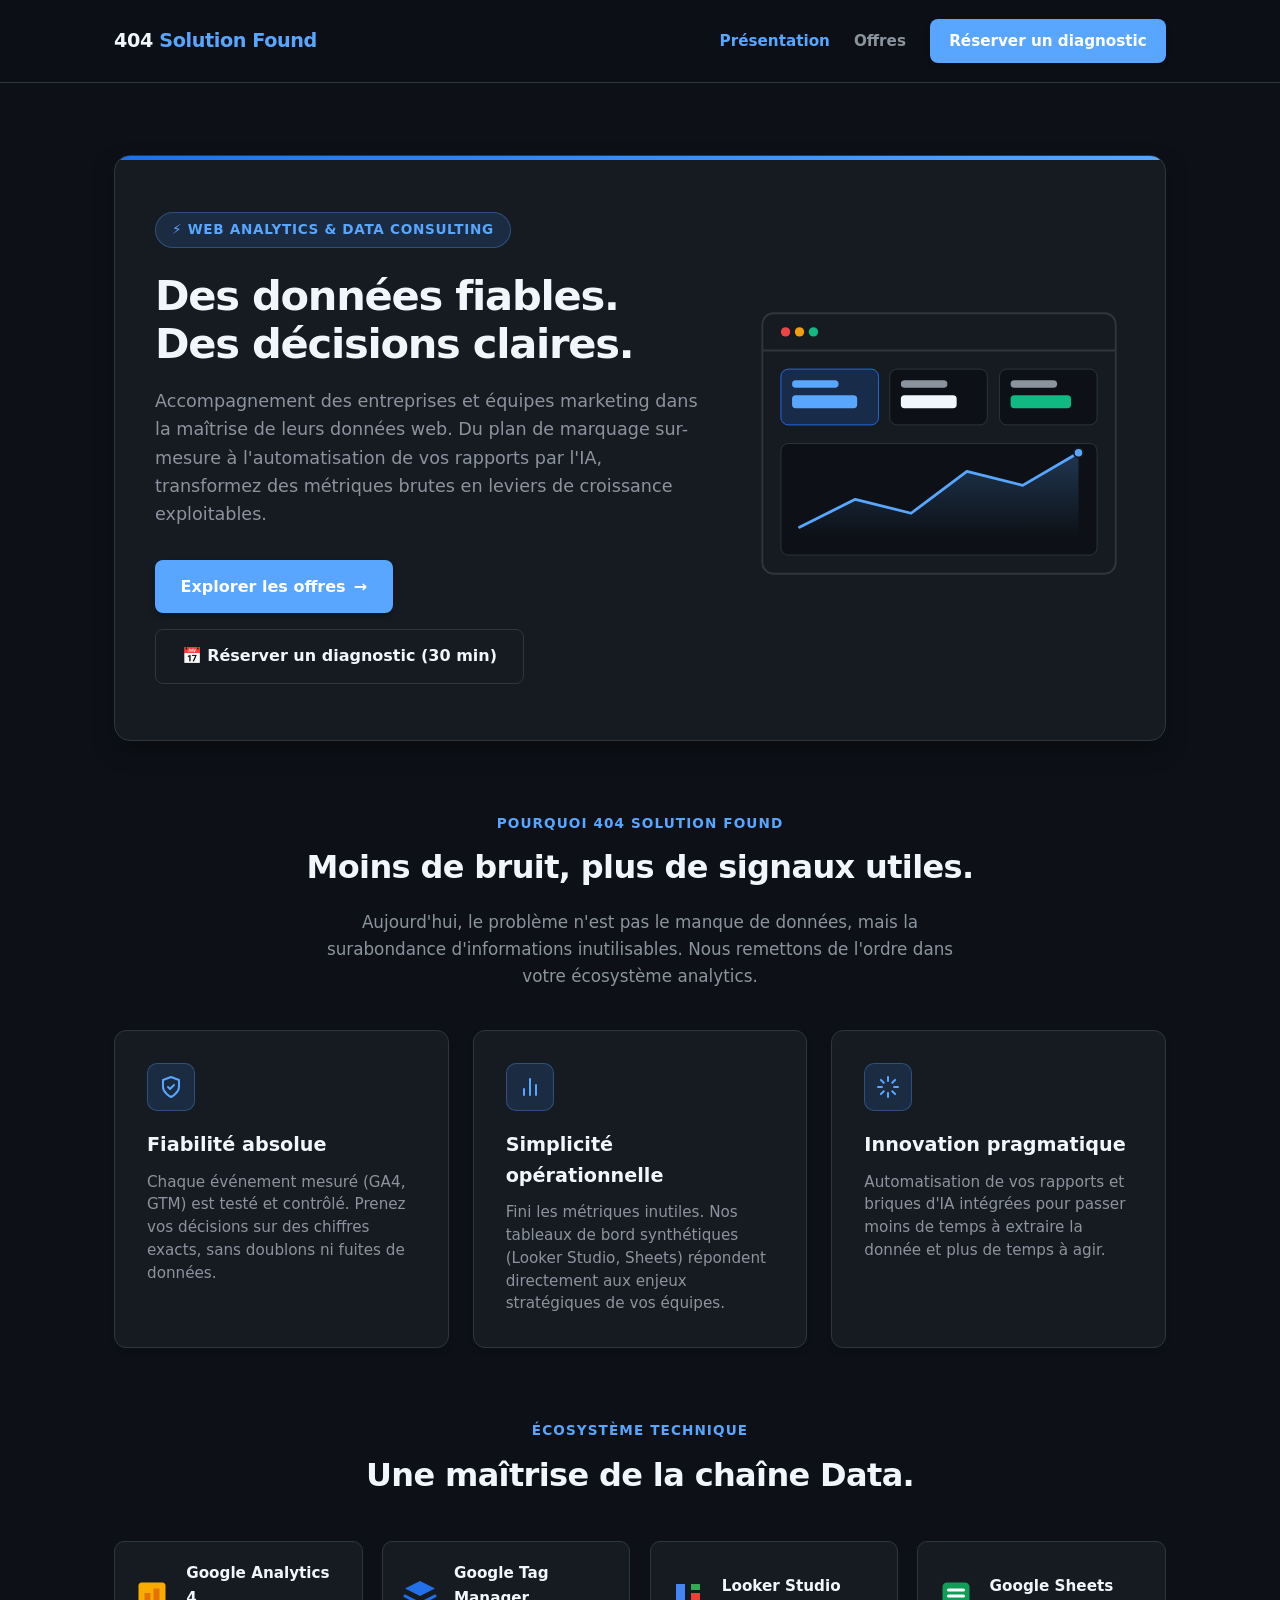
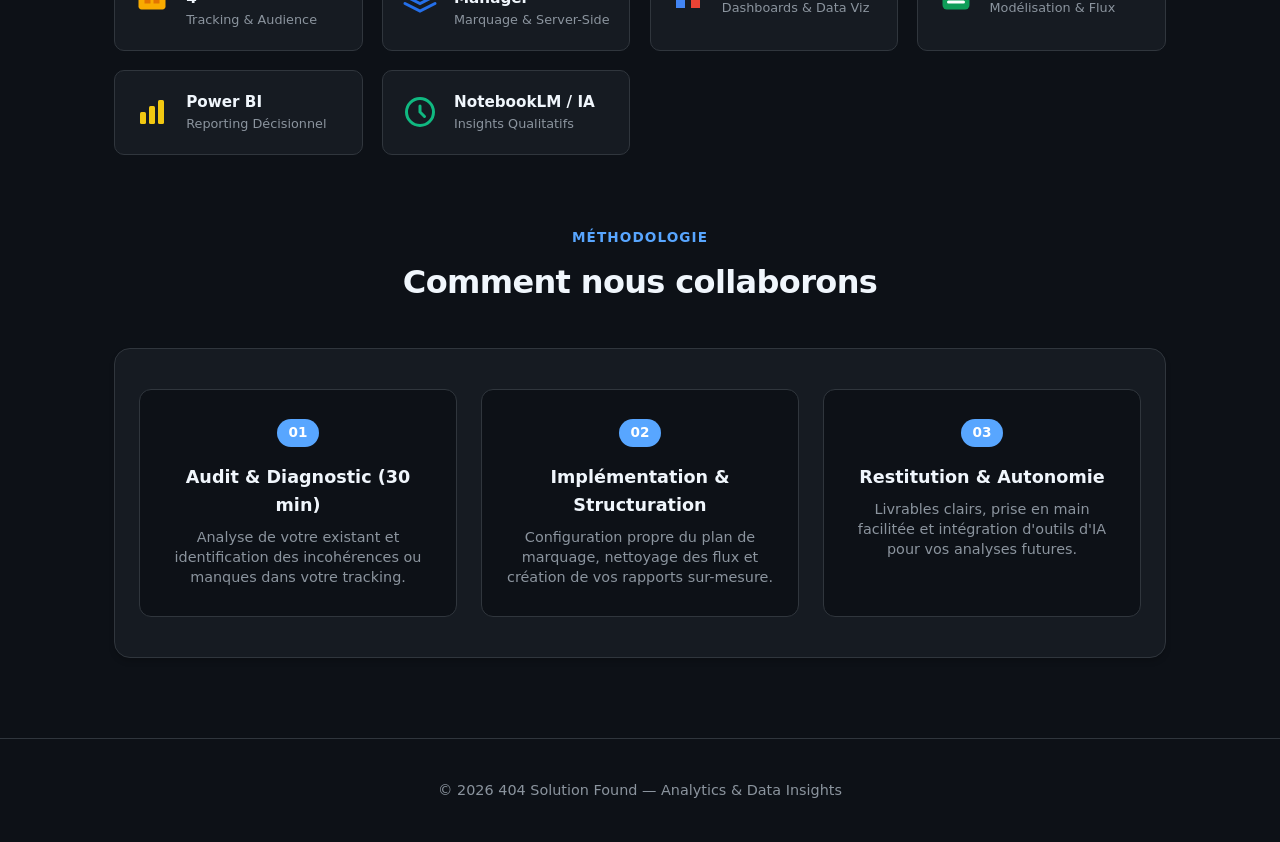
<file: index.html>
<!DOCTYPE html>
<html lang="fr">
<head>
  <meta charset="UTF-8">
  <meta name="viewport" content="width=device-width, initial-scale=1.0">
  <title>404 Solution Found — Analytics & Data Insights</title>
  <style>
    :root {
      --bg-color: #0d1117;
      --card-bg: #161b22;
      --card-border: #30363d;
      --text-main: #f0f6fc;
      --text-muted: #8b949e;
      --accent-color: #58a6ff;
      --accent-hover: #1f6feb;
      --accent-light: rgba(56, 139, 253, 0.15);
      --border-color: #30363d;
    }

    * {
      box-sizing: border-box;
      margin: 0;
      padding: 0;
    }

    body {
      font-family: system-ui, -apple-system, BlinkMacSystemFont, 'Segoe UI', Roboto, sans-serif;
      background: var(--bg-color);
      color: var(--text-main);
      line-height: 1.6;
      min-height: 100vh;
    }

    /* Header & Navigation */
    header {
      background: rgba(13, 17, 23, 0.9);
      backdrop-filter: blur(8px);
      border-bottom: 1px solid var(--border-color);
      position: sticky;
      top: 0;
      z-index: 10;
    }

    .nav-container {
      max-width: 1100px;
      margin: 0 auto;
      padding: 1.2rem 1.5rem;
      display: flex;
      justify-content: space-between;
      align-items: center;
    }

    .logo {
      font-weight: 800;
      font-size: 1.2rem;
      color: var(--text-main);
      text-decoration: none;
      letter-spacing: -0.02em;
    }

    .logo span {
      color: var(--accent-color);
    }

    nav {
      display: flex;
      gap: 1.5rem;
      align-items: center;
    }

    nav a {
      text-decoration: none;
      color: var(--text-muted);
      font-weight: 600;
      font-size: 0.95rem;
      transition: color 0.2s;
    }

    nav a:hover, nav a.active {
      color: var(--accent-color);
    }

    .btn-header {
      background-color: var(--accent-color);
      color: white !important;
      padding: 0.6rem 1.2rem;
      border-radius: 8px;
      font-weight: 600;
      box-shadow: 0 2px 4px rgba(0, 0, 0, 0.3);
      transition: all 0.2s;
    }

    .btn-header:hover {
      background-color: var(--accent-hover);
      transform: translateY(-1px);
    }

    /* Main Container */
    main {
      max-width: 1100px;
      margin: 3rem auto;
      padding: 0 1.5rem;
    }

    /* Hero Section bi-colonne */
    .hero {
      background: var(--card-bg);
      border: 1px solid var(--card-border);
      border-radius: 16px;
      padding: 3.5rem 2.5rem;
      box-shadow: 0 10px 25px -5px rgba(0, 0, 0, 0.5);
      position: relative;
      overflow: hidden;
      margin-bottom: 4rem;
      display: grid;
      grid-template-columns: 1.2fr 0.8fr;
      gap: 2.5rem;
      align-items: center;
    }

    @media (max-width: 850px) {
      .hero {
        grid-template-columns: 1fr;
        text-align: center;
        padding: 3rem 1.5rem;
      }
      .hero-buttons {
        justify-content: center;
      }
    }

    .hero::before {
      content: "";
      position: absolute;
      top: 0;
      left: 0;
      right: 0;
      height: 4px;
      background: linear-gradient(90deg, #1f6feb, #58a6ff);
    }

    .badge {
      display: inline-flex;
      align-items: center;
      gap: 0.5rem;
      background-color: var(--accent-light);
      color: var(--accent-color);
      font-size: 0.85rem;
      font-weight: 700;
      padding: 0.4rem 1rem;
      border-radius: 50px;
      margin-bottom: 1.5rem;
      border: 1px solid rgba(88, 166, 255, 0.3);
      text-transform: uppercase;
      letter-spacing: 0.05em;
    }

    .hero h1 {
      font-size: 2.6rem;
      font-weight: 800;
      margin-bottom: 1.2rem;
      letter-spacing: -0.03em;
      color: var(--text-main);
      line-height: 1.15;
    }

    .hero p {
      color: var(--text-muted);
      font-size: 1.1rem;
      margin-bottom: 2rem;
    }

    .hero-buttons {
      display: flex;
      gap: 1rem;
      flex-wrap: wrap;
    }

    .btn-primary {
      background-color: var(--accent-color);
      color: white;
      text-decoration: none;
      padding: 0.85rem 1.6rem;
      border-radius: 8px;
      font-weight: 600;
      box-shadow: 0 4px 6px -1px rgba(0, 0, 0, 0.3);
      transition: all 0.2s;
      display: inline-flex;
      align-items: center;
      gap: 0.5rem;
    }

    .btn-primary:hover {
      background-color: var(--accent-hover);
      transform: translateY(-2px);
    }

    .btn-secondary {
      background-color: var(--card-bg);
      color: var(--text-main);
      text-decoration: none;
      padding: 0.85rem 1.6rem;
      border-radius: 8px;
      font-weight: 600;
      border: 1px solid var(--border-color);
      transition: all 0.2s;
      display: inline-flex;
      align-items: center;
      gap: 0.5rem;
    }

    .btn-secondary:hover {
      background-color: #21262d;
      border-color: #8b949e;
      transform: translateY(-2px);
    }

    .hero-illustration {
      width: 100%;
      height: auto;
      max-width: 380px;
      margin: 0 auto;
    }

    /* Common Section Styles */
    section {
      margin-top: 4.5rem;
    }

    .section-header {
      text-align: center;
      margin-bottom: 2.5rem;
    }

    .section-subtitle {
      color: var(--accent-color);
      font-weight: 700;
      font-size: 0.85rem;
      text-transform: uppercase;
      letter-spacing: 0.08em;
      display: block;
      margin-bottom: 0.5rem;
    }

    .section-title {
      font-size: 2rem;
      font-weight: 800;
      letter-spacing: -0.02em;
      color: var(--text-main);
      margin-bottom: 1rem;
    }

    .section-desc {
      color: var(--text-muted);
      max-width: 650px;
      margin: 0 auto;
      font-size: 1.05rem;
    }

    /* Cards Grid */
    .cards-grid {
      display: grid;
      grid-template-columns: repeat(auto-fit, minmax(280px, 1fr));
      gap: 1.5rem;
      margin-top: 2rem;
    }

    .card {
      background: var(--card-bg);
      border: 1px solid var(--card-border);
      border-radius: 12px;
      padding: 2rem;
      box-shadow: 0 4px 6px -1px rgba(0, 0, 0, 0.2);
      transition: transform 0.2s, box-shadow 0.2s;
    }

    .card:hover {
      transform: translateY(-3px);
      box-shadow: 0 10px 15px -3px rgba(0, 0, 0, 0.4);
    }

    .card-icon {
      width: 48px;
      height: 48px;
      background: var(--accent-light);
      border-radius: 10px;
      display: flex;
      align-items: center;
      justify-content: center;
      margin-bottom: 1.2rem;
      border: 1px solid rgba(88, 166, 255, 0.3);
    }

    .card h3 {
      font-size: 1.2rem;
      font-weight: 700;
      margin-bottom: 0.6rem;
      color: var(--text-main);
    }

    .card p {
      color: var(--text-muted);
      font-size: 0.95rem;
      line-height: 1.5;
    }

    /* Stack Technique Grid */
    .tech-grid {
      display: grid;
      grid-template-columns: repeat(auto-fit, minmax(220px, 1fr));
      gap: 1.2rem;
      margin-top: 2rem;
    }

    .tech-item {
      background: var(--card-bg);
      border: 1px solid var(--border-color);
      border-radius: 10px;
      padding: 1.2rem;
      display: flex;
      align-items: center;
      gap: 1rem;
      transition: border-color 0.2s, transform 0.2s;
    }

    .tech-item:hover {
      border-color: var(--accent-color);
      transform: translateY(-2px);
    }

    .tech-icon {
      width: 36px;
      height: 36px;
      flex-shrink: 0;
    }

    .tech-info {
      display: flex;
      flex-direction: column;
    }

    .tech-name {
      font-weight: 700;
      font-size: 0.95rem;
      color: var(--text-main);
    }

    .tech-desc {
      font-size: 0.8rem;
      color: var(--text-muted);
    }

    /* Schéma de Flux Méthodologie */
    .flow-container {
      background: var(--card-bg);
      border: 1px solid var(--card-border);
      border-radius: 16px;
      padding: 2.5rem 1.5rem;
      box-shadow: 0 4px 6px -1px rgba(0, 0, 0, 0.2);
      margin-top: 2rem;
    }

    .flow-grid {
      display: grid;
      grid-template-columns: repeat(3, 1fr);
      gap: 1.5rem;
      position: relative;
    }

    @media (max-width: 768px) {
      .flow-grid {
        grid-template-columns: 1fr;
      }
    }

    .flow-step {
      background: #0d1117;
      border: 1px solid var(--border-color);
      border-radius: 12px;
      padding: 1.8rem 1.5rem;
      text-align: center;
      position: relative;
    }

    .flow-step-number {
      display: inline-block;
      background: var(--accent-color);
      color: white;
      font-weight: 800;
      font-size: 0.85rem;
      padding: 0.2rem 0.7rem;
      border-radius: 20px;
      margin-bottom: 1rem;
    }

    .flow-step h3 {
      font-size: 1.1rem;
      font-weight: 700;
      margin-bottom: 0.5rem;
      color: var(--text-main);
    }

    .flow-step p {
      font-size: 0.9rem;
      color: var(--text-muted);
      line-height: 1.4;
    }

    /* Footer */
    footer {
      text-align: center;
      padding: 2.5rem;
      color: var(--text-muted);
      font-size: 0.9rem;
      border-top: 1px solid var(--border-color);
      margin-top: 5rem;
      background: var(--bg-color);
    }
  </style>
</head>
<body>

  <!-- En-tête / Menu -->
  <header>
    <div class="nav-container">
      <a href="index.html" class="logo">404 <span>Solution Found</span></a>
      <nav>
        <a href="index.html" class="active">Présentation</a>
        <a href="offres.html">Offres</a>
        <a href="https://cal.com/alexandre-sahir-zxou9e/diagnostic-data" target="_blank" class="btn-header">Réserver un diagnostic</a>
      </nav>
    </div>
  </header>

  <!-- Contenu Principal -->
  <main>
    <!-- Hero Section -->
    <section class="hero">
      <div class="hero-text">
        <span class="badge">⚡ Web Analytics & Data Consulting</span>
        <h1>Des données fiables.<br>Des décisions claires.</h1>
        <p>Accompagnement des entreprises et équipes marketing dans la maîtrise de leurs données web. Du plan de marquage sur-mesure à l'automatisation de vos rapports par l'IA, transformez des métriques brutes en leviers de croissance exploitables.</p>
        
        <div class="hero-buttons">
          <a href="offres.html" class="btn-primary">Explorer les offres <span>→</span></a>
          <a href="https://cal.com/alexandre-sahir-zxou9e/diagnostic-data" target="_blank" class="btn-secondary">📅 Réserver un diagnostic (30 min)</a>
        </div>
      </div>

      <!-- Illustration Dashboard Vectoriel (Thème Sombre) -->
      <div class="hero-illustration">
        <svg viewBox="0 0 400 300" fill="none" xmlns="http://www.w3.org/2000/svg">
          <rect x="10" y="10" width="380" height="280" rx="12" fill="#161B22" stroke="#30363D" stroke-width="2"/>
          <path d="M10 50H390" stroke="#30363D" stroke-width="2"/>
          <circle cx="35" cy="30" r="5" fill="#EF4444"/>
          <circle cx="50" cy="30" r="5" fill="#F59E0B"/>
          <circle cx="65" cy="30" r="5" fill="#10B981"/>
          
          <!-- Mini Carte 1 -->
          <rect x="30" y="70" width="105" height="60" rx="8" fill="#1F6FEB" fill-opacity="0.2" stroke="#1F6FEB"/>
          <rect x="42" y="82" width="50" height="8" rx="4" fill="#58A6FF"/>
          <rect x="42" y="98" width="70" height="14" rx="4" fill="#58A6FF"/>
          
          <!-- Mini Carte 2 -->
          <rect x="147" y="70" width="105" height="60" rx="8" fill="#0D1117" stroke="#30363D"/>
          <rect x="159" y="82" width="50" height="8" rx="4" fill="#8B949E"/>
          <rect x="159" y="98" width="60" height="14" rx="4" fill="#F0F6FC"/>

          <!-- Mini Carte 3 -->
          <rect x="265" y="70" width="105" height="60" rx="8" fill="#0D1117" stroke="#30363D"/>
          <rect x="277" y="82" width="50" height="8" rx="4" fill="#8B949E"/>
          <rect x="277" y="98" width="65" height="14" rx="4" fill="#10B981"/>

          <!-- Graphique avec Courbe -->
          <rect x="30" y="150" width="340" height="120" rx="8" fill="#0D1117" stroke="#30363D"/>
          <path d="M50 240 L110 210 L170 225 L230 180 L290 195 L350 160" stroke="#58A6FF" stroke-width="3" stroke-linecap="round" stroke-linejoin="round"/>
          <path d="M50 240 L110 210 L170 225 L230 180 L290 195 L350 160 V250 H50 Z" fill="url(#paint0_linear)" opacity="0.25"/>
          <circle cx="350" cy="160" r="5" fill="#58A6FF" stroke="#161B22" stroke-width="2"/>
          
          <defs>
            <linearGradient id="paint0_linear" x1="200" y1="160" x2="200" y2="250" gradientUnits="userSpaceOnUse">
              <stop stop-color="#58A6FF"/>
              <stop offset="1" stop-color="#58A6FF" stop-opacity="0"/>
            </linearGradient>
          </defs>
        </svg>
      </div>
    </section>

    <!-- Section Notre Approche -->
    <section>
      <div class="section-header">
        <span class="section-subtitle">Pourquoi 404 Solution Found</span>
        <h2 class="section-title">Moins de bruit, plus de signaux utiles.</h2>
        <p class="section-desc">Aujourd'hui, le problème n'est pas le manque de données, mais la surabondance d'informations inutilisables. Nous remettons de l'ordre dans votre écosystème analytics.</p>
      </div>

      <div class="cards-grid">
        <div class="card">
          <div class="card-icon">
            <svg width="24" height="24" viewBox="0 0 24 24" fill="none" stroke="#58a6ff" stroke-width="2" stroke-linecap="round" stroke-linejoin="round"><path d="M12 22s8-4 8-10V5l-8-3-8 3v7c0 6 8 10 8 10z"/><path d="m9 12 2 2 4-4"/></svg>
          </div>
          <h3>Fiabilité absolue</h3>
          <p>Chaque événement mesuré (GA4, GTM) est testé et contrôlé. Prenez vos décisions sur des chiffres exacts, sans doublons ni fuites de données.</p>
        </div>

        <div class="card">
          <div class="card-icon">
            <svg width="24" height="24" viewBox="0 0 24 24" fill="none" stroke="#58a6ff" stroke-width="2" stroke-linecap="round" stroke-linejoin="round"><line x1="18" y1="20" x2="18" y2="10"/><line x1="12" y1="20" x2="12" y2="4"/><line x1="6" y1="20" x2="6" y2="14"/></svg>
          </div>
          <h3>Simplicité opérationnelle</h3>
          <p>Fini les métriques inutiles. Nos tableaux de bord synthétiques (Looker Studio, Sheets) répondent directement aux enjeux stratégiques de vos équipes.</p>
        </div>

        <div class="card">
          <div class="card-icon">
            <svg width="24" height="24" viewBox="0 0 24 24" fill="none" stroke="#58a6ff" stroke-width="2" stroke-linecap="round" stroke-linejoin="round"><path d="M12 2v4M12 18v4M4.93 4.93l2.83 2.83M16.24 16.24l2.83 2.83M2 12h4M18 12h4M4.93 19.07l2.83-2.83M16.24 7.76l2.83-2.83"/></svg>
          </div>
          <h3>Innovation pragmatique</h3>
          <p>Automatisation de vos rapports et briques d'IA intégrées pour passer moins de temps à extraire la donnée et plus de temps à agir.</p>
        </div>
      </div>
    </section>

    <!-- Section Stack Technique avec Vrais Logos SVG -->
    <section>
      <div class="section-header">
        <span class="section-subtitle">Écosystème Technique</span>
        <h2 class="section-title">Une maîtrise de la chaîne Data.</h2>
      </div>

      <div class="tech-grid">
        <!-- GA4 -->
        <div class="tech-item">
          <svg class="tech-icon" viewBox="0 0 24 24" fill="none"><path d="M19 3H5C3.9 3 3 3.9 3 5V19C3 20.1 3.9 21 5 21H19C20.1 21 21 20.1 21 19V5C21 3.9 20.1 3 19 3Z" fill="#F9AB00"/><path d="M11 17H7V10H11V17Z" fill="#E37400"/><path d="M17 17H13V7H17V17Z" fill="#E37400"/></svg>
          <div class="tech-info">
            <span class="tech-name">Google Analytics 4</span>
            <span class="tech-desc">Tracking & Audience</span>
          </div>
        </div>

        <!-- GTM -->
        <div class="tech-item">
          <svg class="tech-icon" viewBox="0 0 24 24" fill="none"><path d="M12 2L2 7L12 12L22 7L12 2Z" fill="#246FEA"/><path d="M2 17L12 22L22 17" stroke="#246FEA" stroke-width="2" stroke-linecap="round"/><path d="M2 12L12 17L22 12" stroke="#246FEA" stroke-width="2" stroke-linecap="round"/></svg>
          <div class="tech-info">
            <span class="tech-name">Google Tag Manager</span>
            <span class="tech-desc">Marquage & Server-Side</span>
          </div>
        </div>

        <!-- Looker Studio -->
        <div class="tech-item">
          <svg class="tech-icon" viewBox="0 0 24 24" fill="none"><path d="M4 4H10V20H4V4Z" fill="#4285F4"/><path d="M14 10H20V20H14V10Z" fill="#EA4335"/><path d="M14 4H20V8H14V4Z" fill="#34A853"/></svg>
          <div class="tech-info">
            <span class="tech-name">Looker Studio</span>
            <span class="tech-desc">Dashboards & Data Viz</span>
          </div>
        </div>

        <!-- Google Sheets -->
        <div class="tech-item">
          <svg class="tech-icon" viewBox="0 0 24 24" fill="none"><rect x="3" y="3" width="18" height="18" rx="3" fill="#0F9D58"/><path d="M7 8H17M7 12H17M7 16H17" stroke="#FFFFFF" stroke-width="2" stroke-linecap="round"/></svg>
          <div class="tech-info">
            <span class="tech-name">Google Sheets</span>
            <span class="tech-desc">Modélisation & Flux</span>
          </div>
        </div>

        <!-- Power BI -->
        <div class="tech-item">
          <svg class="tech-icon" viewBox="0 0 24 24" fill="none"><rect x="4" y="12" width="4" height="8" rx="1" fill="#F2C811"/><rect x="10" y="8" width="4" height="12" rx="1" fill="#F2C811"/><rect x="16" y="4" width="4" height="16" rx="1" fill="#F2C811"/></svg>
          <div class="tech-info">
            <span class="tech-name">Power BI</span>
            <span class="tech-desc">Reporting Décisionnel</span>
          </div>
        </div>

        <!-- NotebookLM / IA -->
        <div class="tech-item">
          <svg class="tech-icon" viewBox="0 0 24 24" fill="none"><circle cx="12" cy="12" r="9" stroke="#10B981" stroke-width="2"/><path d="M12 8V12L15 15" stroke="#10B981" stroke-width="2" stroke-linecap="round"/></svg>
          <div class="tech-info">
            <span class="tech-name">NotebookLM / IA</span>
            <span class="tech-desc">Insights Qualitatifs</span>
          </div>
        </div>
      </div>
    </section>

    <!-- Section Méthodologie : Schéma de flux -->
    <section>
      <div class="section-header">
        <span class="section-subtitle">Méthodologie</span>
        <h2 class="section-title">Comment nous collaborons</h2>
      </div>

      <div class="flow-container">
        <div class="flow-grid">
          <div class="flow-step">
            <span class="flow-step-number">01</span>
            <h3>Audit & Diagnostic (30 min)</h3>
            <p>Analyse de votre existant et identification des incohérences ou manques dans votre tracking.</p>
          </div>

          <div class="flow-step">
            <span class="flow-step-number">02</span>
            <h3>Implémentation & Structuration</h3>
            <p>Configuration propre du plan de marquage, nettoyage des flux et création de vos rapports sur-mesure.</p>
          </div>

          <div class="flow-step">
            <span class="flow-step-number">03</span>
            <h3>Restitution & Autonomie</h3>
            <p>Livrables clairs, prise en main facilitée et intégration d'outils d'IA pour vos analyses futures.</p>
          </div>
        </div>
      </div>
    </section>
  </main>

  <footer>
    <p>© 2026 404 Solution Found — Analytics & Data Insights</p>
  </footer>

</body>
</html>
</file>
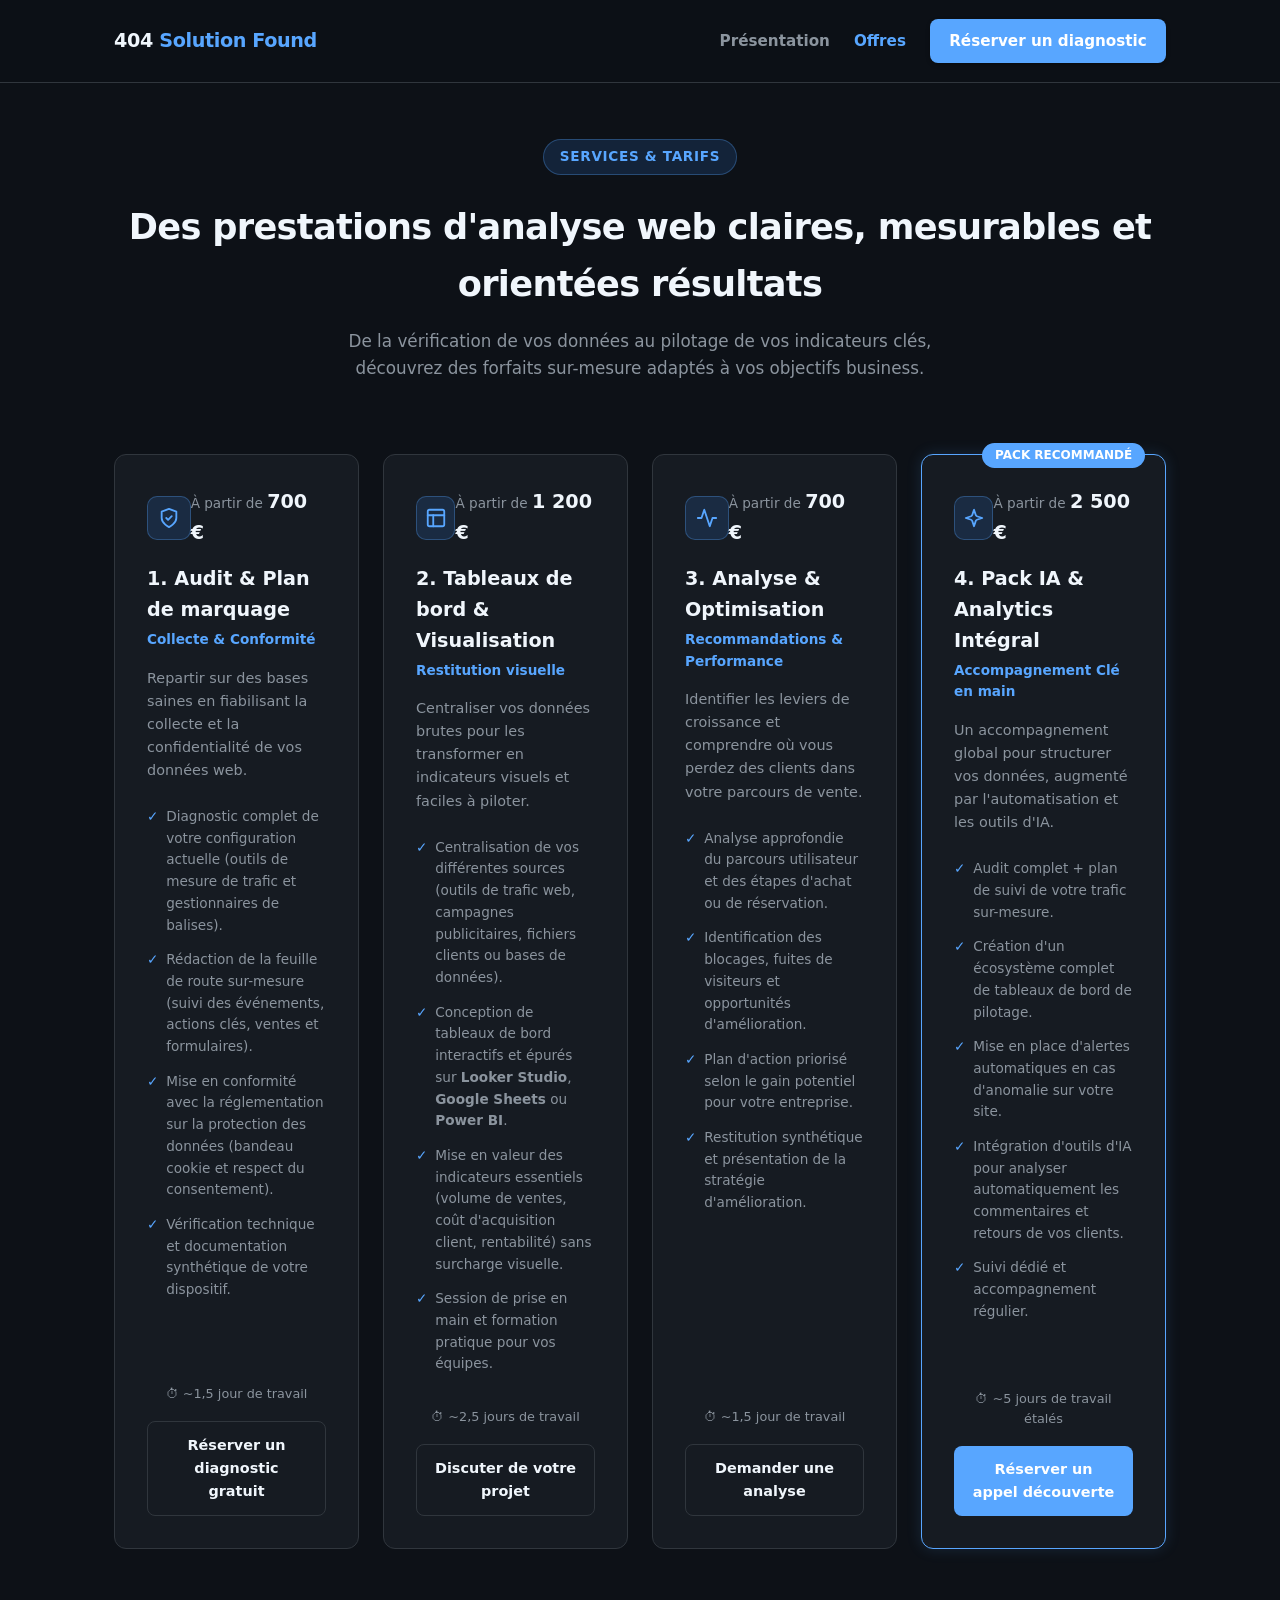
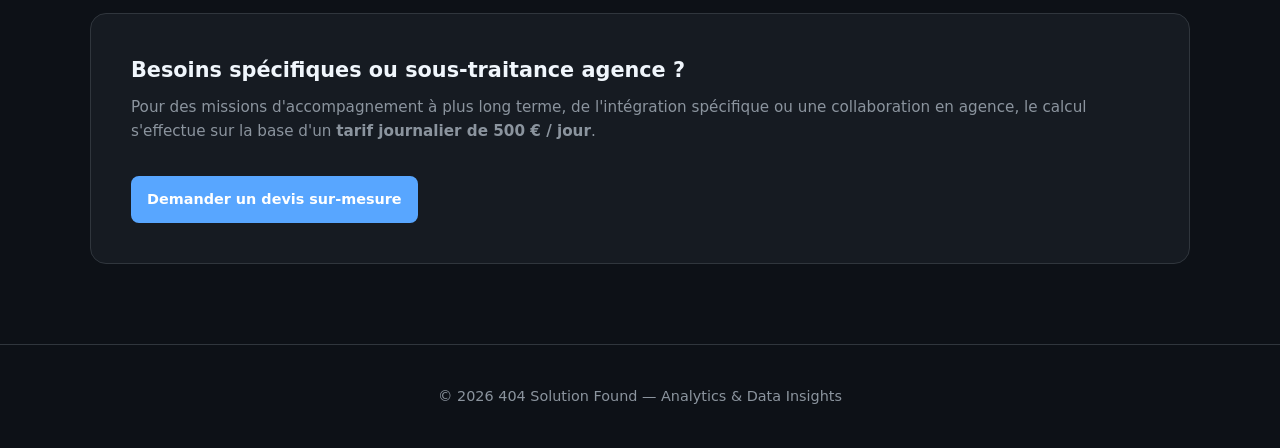
<file: offres.html>
<!DOCTYPE html>
<html lang="fr">
<head>
    <meta charset="UTF-8">
    <meta name="viewport" content="width=device-width, initial-scale=1.0">
    <title>Nos Offres & Services — Analytics & Données Web</title>
    <meta name="description" content="Découvrez nos offres d'analyse web : audit de tracking, tableaux de bord sur-mesure, analyse de performance et intégration de l'intelligence artificielle.">
    <style>
      :root {
        --bg-color: #0d1117;
        --card-bg: #161b22;
        --card-border: #30363d;
        --text-main: #f0f6fc;
        --text-muted: #8b949e;
        --accent-color: #58a6ff;
        --accent-hover: #1f6feb;
        --accent-light: rgba(56, 139, 253, 0.15);
        --border-color: #30363d;
      }

      * {
        box-sizing: border-box;
        margin: 0;
        padding: 0;
      }

      body {
        font-family: system-ui, -apple-system, BlinkMacSystemFont, 'Segoe UI', Roboto, sans-serif;
        background: var(--bg-color);
        color: var(--text-main);
        line-height: 1.6;
        min-height: 100vh;
      }

      /* Header & Navigation */
      header {
        background: rgba(13, 17, 23, 0.9);
        backdrop-filter: blur(8px);
        border-bottom: 1px solid var(--border-color);
        position: sticky;
        top: 0;
        z-index: 10;
      }

      .nav-container {
        max-width: 1100px;
        margin: 0 auto;
        padding: 1.2rem 1.5rem;
        display: flex;
        justify-content: space-between;
        align-items: center;
      }

      .logo {
        font-weight: 800;
        font-size: 1.2rem;
        color: var(--text-main);
        text-decoration: none;
        letter-spacing: -0.02em;
      }

      .logo span {
        color: var(--accent-color);
      }

      nav {
        display: flex;
        gap: 1.5rem;
        align-items: center;
      }

      nav a {
        text-decoration: none;
        color: var(--text-muted);
        font-weight: 600;
        font-size: 0.95rem;
        transition: color 0.2s;
      }

      nav a:hover, nav a.active {
        color: var(--accent-color);
      }

      .btn-header {
        background-color: var(--accent-color);
        color: white !important;
        padding: 0.6rem 1.2rem;
        border-radius: 8px;
        font-weight: 600;
        box-shadow: 0 2px 4px rgba(0, 0, 0, 0.3);
        transition: all 0.2s;
      }

      .btn-header:hover {
        background-color: var(--accent-hover);
        transform: translateY(-1px);
      }

      /* Layout Offres */
      .container {
        max-width: 1100px;
        margin: 0 auto;
        padding: 0 1.5rem;
      }

      .text-center {
        text-align: center;
      }

      .hero-secondary {
        padding: 3.5rem 0 2rem;
      }

      .badge {
        display: inline-flex;
        align-items: center;
        background-color: var(--accent-light);
        color: var(--accent-color);
        font-size: 0.85rem;
        font-weight: 700;
        padding: 0.4rem 1rem;
        border-radius: 50px;
        margin-bottom: 1.5rem;
        border: 1px solid rgba(88, 166, 255, 0.3);
        text-transform: uppercase;
        letter-spacing: 0.05em;
      }

      .hero-secondary h1 {
        font-size: 2.2rem;
        font-weight: 800;
        margin-bottom: 1rem;
        letter-spacing: -0.02em;
      }

      .hero-subtitle {
        color: var(--text-muted);
        max-width: 650px;
        margin: 0 auto;
        font-size: 1.05rem;
      }

      /* Grid Cards */
      .offres-section {
        margin-top: 2.5rem;
        margin-bottom: 4rem;
      }

      .offres-grid {
        display: grid;
        grid-template-columns: repeat(auto-fit, minmax(240px, 1fr));
        gap: 1.5rem;
      }

      .card {
        background: var(--card-bg);
        border: 1px solid var(--card-border);
        border-radius: 12px;
        padding: 2rem;
        display: flex;
        flex-direction: column;
        justify-content: space-between;
        position: relative;
        transition: transform 0.2s, box-shadow 0.2s;
      }

      .card:hover {
        transform: translateY(-3px);
        box-shadow: 0 10px 15px -3px rgba(0, 0, 0, 0.4);
      }

      .offre-featured {
        border-color: var(--accent-color);
        box-shadow: 0 0 15px rgba(88, 166, 255, 0.15);
      }

      .badge-featured {
        position: absolute;
        top: -12px;
        right: 20px;
        background: var(--accent-color);
        color: white;
        font-size: 0.75rem;
        font-weight: 700;
        padding: 0.2rem 0.8rem;
        border-radius: 20px;
        text-transform: uppercase;
      }

      .offre-header {
        display: flex;
        justify-content: space-between;
        align-items: center;
        margin-bottom: 1rem;
      }

      .card-icon {
        width: 44px;
        height: 44px;
        background: var(--accent-light);
        border-radius: 10px;
        display: flex;
        align-items: center;
        justify-content: center;
        border: 1px solid rgba(88, 166, 255, 0.3);
        color: var(--accent-color);
      }

      .price-tag {
        font-size: 0.85rem;
        color: var(--text-muted);
      }

      .price-tag strong {
        font-size: 1.2rem;
        color: var(--text-main);
      }

      .card h3 {
        font-size: 1.2rem;
        font-weight: 700;
        margin-bottom: 0.2rem;

      }

      .offre-subtitle {
        color: var(--accent-color);
        font-size: 0.85rem;
        font-weight: 600;
        display: block;
        margin-bottom: 1rem;
      }

      .card-desc {
        color: var(--text-muted);
        font-size: 0.9rem;
        margin-bottom: 1.5rem;
      }

      .offre-features {
        list-style: none;
        margin-bottom: 2rem;
      }

      .offre-features li {
        font-size: 0.85rem;
        color: var(--text-muted);
        margin-bottom: 0.8rem;
        position: relative;
        padding-left: 1.2rem;
      }

      .offre-features li::before {
        content: "✓";
        position: absolute;
        left: 0;
        color: var(--accent-color);
        font-weight: bold;
      }

      .offre-footer {
        margin-top: auto;
      }

      .time-estimate {
        display: block;
        font-size: 0.8rem;
        color: var(--text-muted);
        margin-bottom: 1rem;
        text-align: center;
      }

      .btn {
        display: block;
        width: 100%;
        text-align: center;
        padding: 0.75rem 1rem;
        border-radius: 8px;
        font-weight: 600;
        font-size: 0.9rem;
        text-decoration: none;
        transition: all 0.2s;
      }

      .btn-outline {
        background: transparent;
        color: var(--text-main);
        border: 1px solid var(--border-color);
      }

      .btn-outline:hover {
        background: #21262d;
        border-color: #8b949e;
      }

      .btn-primary {
        background-color: var(--accent-color);
        color: white;
      }

      .btn-primary:hover {
        background-color: var(--accent-hover);
      }

      /* Banner TJM */
      .banner-tjm {
        background: var(--card-bg);
        border: 1px solid var(--card-border);
        border-radius: 16px;
        padding: 2.5rem;
        margin-bottom: 5rem;
      }

      .banner-content {
        display: flex;
        justify-content: space-between;
        align-items: center;
        gap: 2rem;
        flex-wrap: wrap;
      }

      .banner-text h2 {
        font-size: 1.3rem;
        margin-bottom: 0.5rem;
      }

      .banner-text p {
        color: var(--text-muted);
        font-size: 0.95rem;
      }

      .banner-action .btn {
        white-space: nowrap;
      }

      /* Footer */
      footer {
        text-align: center;
        padding: 2.5rem;
        color: var(--text-muted);
        font-size: 0.9rem;
        border-top: 1px solid var(--border-color);
        background: var(--bg-color);
      }

      .footer-container {
        display: flex;
        justify-content: space-between;
        align-items: center;
        flex-wrap: wrap;
        gap: 1rem;
      }

      .footer-links {
        display: flex;
        gap: 1.5rem;
        list-style: none;
      }

      .footer-links a {
        color: var(--text-muted);
        text-decoration: none;
      }

      .footer-links a:hover {
        color: var(--accent-color);
      }
    </style>
</head>
<body>

    <!-- EN-TÊTE / NAVIGATION UNIFIÉE -->
    <header>
        <div class="nav-container">
            <a href="index.html" class="logo">404 <span>Solution Found</span></a>
            <nav>
                <a href="index.html">Présentation</a>
                <a href="offres.html" class="active">Offres</a>
                <a href="https://cal.com/alexandre-sahir-zxou9e/diagnostic-data" target="_blank" class="btn-header">Réserver un diagnostic</a>
            </nav>
        </div>
    </header>

    <!-- SECTION HERO / EN-TÊTE OFFRES -->
    <section class="hero-secondary container text-center">
        <span class="badge">Services & Tarifs</span>
        <h1>Des prestations d'analyse web claires, mesurables et orientées résultats</h1>
        <p class="hero-subtitle">
            De la vérification de vos données au pilotage de vos indicateurs clés, découvrez des forfaits sur-mesure adaptés à vos objectifs business.
        </p>
    </section>

    <!-- SECTION GRILLE DES OFFRES -->
    <section class="offres-section container">
        <div class="offres-grid">

            <!-- OFFRE 1 -->
            <article class="card">
                <div>
                    <div class="offre-header">
                        <div class="card-icon">
                            <svg xmlns="http://www.w3.org/2000/svg" width="22" height="22" viewBox="0 0 24 24" fill="none" stroke="currentColor" stroke-width="2" stroke-linecap="round" stroke-linejoin="round"><path d="M12 22s8-4 8-10V5l-8-3-8 3v7c0 6 8 10 8 10z"/><path d="m9 12 2 2 4-4"/></svg>
                        </div>
                        <span class="price-tag">À partir de <strong>700 €</strong></span>
                    </div>
                    <h3>1. Audit & Plan de marquage</h3>
                    <span class="offre-subtitle">Collecte & Conformité</span>
                    <p class="card-desc">Repartir sur des bases saines en fiabilisant la collecte et la confidentialité de vos données web.</p>
                    
                    <ul class="offre-features">
                        <li>Diagnostic complet de votre configuration actuelle (outils de mesure de trafic et gestionnaires de balises).</li>
                        <li>Rédaction de la feuille de route sur-mesure (suivi des événements, actions clés, ventes et formulaires).</li>
                        <li>Mise en conformité avec la réglementation sur la protection des données (bandeau cookie et respect du consentement).</li>
                        <li>Vérification technique et documentation synthétique de votre dispositif.</li>
                    </ul>
                </div>
                
                <div class="offre-footer">
                    <span class="time-estimate">⏱ ~1,5 jour de travail</span>
                    <a href="https://cal.com/alexandre-sahir-zxou9e/diagnostic-data" target="_blank" class="btn btn-outline">Réserver un diagnostic gratuit</a>
                </div>
            </article>

            <!-- OFFRE 2 -->
            <article class="card">
                <div>
                    <div class="offre-header">
                        <div class="card-icon">
                            <svg xmlns="http://www.w3.org/2000/svg" width="22" height="22" viewBox="0 0 24 24" fill="none" stroke="currentColor" stroke-width="2" stroke-linecap="round" stroke-linejoin="round"><rect width="18" height="18" x="3" y="3" rx="2"/><path d="M3 9h18"/><path d="M9 21V9"/></svg>
                        </div>
                        <span class="price-tag">À partir de <strong>1 200 €</strong></span>
                    </div>
                    <h3>2. Tableaux de bord & Visualisation</h3>
                    <span class="offre-subtitle">Restitution visuelle</span>
                    <p class="card-desc">Centraliser vos données brutes pour les transformer en indicateurs visuels et faciles à piloter.</p>
                    
                    <ul class="offre-features">
                        <li>Centralisation de vos différentes sources (outils de trafic web, campagnes publicitaires, fichiers clients ou bases de données).</li>
                        <li>Conception de tableaux de bord interactifs et épurés sur <strong>Looker Studio</strong>, <strong>Google Sheets</strong> ou <strong>Power BI</strong>.</li>
                        <li>Mise en valeur des indicateurs essentiels (volume de ventes, coût d'acquisition client, rentabilité) sans surcharge visuelle.</li>
                        <li>Session de prise en main et formation pratique pour vos équipes.</li>
                    </ul>
                </div>
                
                <div class="offre-footer">
                    <span class="time-estimate">⏱ ~2,5 jours de travail</span>
                    <a href="https://cal.com/alexandre-sahir-zxou9e/diagnostic-data" target="_blank" class="btn btn-outline">Discuter de votre projet</a>
                </div>
            </article>

            <!-- OFFRE 3 -->
            <article class="card">
                <div>
                    <div class="offre-header">
                        <div class="card-icon">
                            <svg xmlns="http://www.w3.org/2000/svg" width="22" height="22" viewBox="0 0 24 24" fill="none" stroke="currentColor" stroke-width="2" stroke-linecap="round" stroke-linejoin="round"><polyline points="22 12 18 12 15 21 9 3 6 12 2 12"/></svg>
                        </div>
                        <span class="price-tag">À partir de <strong>700 €</strong></span>
                    </div>
                    <h3>3. Analyse & Optimisation</h3>
                    <span class="offre-subtitle">Recommandations & Performance</span>
                    <p class="card-desc">Identifier les leviers de croissance et comprendre où vous perdez des clients dans votre parcours de vente.</p>
                    
                    <ul class="offre-features">
                        <li>Analyse approfondie du parcours utilisateur et des étapes d'achat ou de réservation.</li>
                        <li>Identification des blocages, fuites de visiteurs et opportunités d'amélioration.</li>
                        <li>Plan d'action priorisé selon le gain potentiel pour votre entreprise.</li>
                        <li>Restitution synthétique et présentation de la stratégie d'amélioration.</li>
                    </ul>
                </div>
                
                <div class="offre-footer">
                    <span class="time-estimate">⏱ ~1,5 jour de travail</span>
                    <a href="https://cal.com/alexandre-sahir-zxou9e/diagnostic-data" target="_blank" class="btn btn-outline">Demander une analyse</a>
                </div>
            </article>

            <!-- OFFRE 4 (PACK FEATURED) -->
            <article class="card offre-featured">
                <div class="badge-featured">Pack Recommandé</div>
                <div>
                    <div class="offre-header">
                        <div class="card-icon">
                            <svg xmlns="http://www.w3.org/2000/svg" width="22" height="22" viewBox="0 0 24 24" fill="none" stroke="currentColor" stroke-width="2" stroke-linecap="round" stroke-linejoin="round"><path d="m12 3-1.912 5.813a2 2 0 0 1-1.275 1.275L3 12l5.813 1.912a2 2 0 0 1 1.275 1.275L12 21l1.912-5.813a2 2 0 0 1 1.275-1.275L21 12l-5.813-1.912a2 2 0 0 1-1.275-1.275L12 3Z"/></svg>
                        </div>
                        <span class="price-tag">À partir de <strong>2 500 €</strong></span>
                    </div>
                    <h3>4. Pack IA & Analytics Intégral</h3>
                    <span class="offre-subtitle">Accompagnement Clé en main</span>
                    <p class="card-desc">Un accompagnement global pour structurer vos données, augmenté par l'automatisation et les outils d'IA.</p>
                    
                    <ul class="offre-features">
                        <li>Audit complet + plan de suivi de votre trafic sur-mesure.</li>
                        <li>Création d'un écosystème complet de tableaux de bord de pilotage.</li>
                        <li>Mise en place d'alertes automatiques en cas d'anomalie sur votre site.</li>
                        <li>Intégration d'outils d'IA pour analyser automatiquement les commentaires et retours de vos clients.</li>
                        <li>Suivi dédié et accompagnement régulier.</li>
                    </ul>
                </div>
                
                <div class="offre-footer">
                    <span class="time-estimate">⏱ ~5 jours de travail étalés</span>
                    <a href="https://cal.com/alexandre-sahir-zxou9e/echange-projet-ia-data-insights" target="_blank" class="btn btn-primary">Réserver un appel découverte</a>
                </div>
            </article>

        </div>
    </section>

    <!-- SECTION BANNIÈRE SUR-MESURE / TJM -->
    <section class="banner-tjm container">
        <div class="banner-content">
            <div class="banner-text">
                <h2>Besoins spécifiques ou sous-traitance agence ?</h2>
                <p>Pour des missions d'accompagnement à plus long terme, de l'intégration spécifique ou une collaboration en agence, le calcul s'effectue sur la base d'un <strong>tarif journalier de 500 € / jour</strong>.</p>
            </div>
            <div class="banner-action">
                <a href="https://cal.com/alexandre-sahir-zxou9e/diagnostic-data" target="_blank" class="btn btn-primary">Demander un devis sur-mesure</a>
            </div>
        </div>
    </section>

    <!-- PIED DE PAGE -->
    <footer>
    <p>© 2026 404 Solution Found — Analytics & Data Insights</p>
  </footer>

</body>
</html>
</file>
